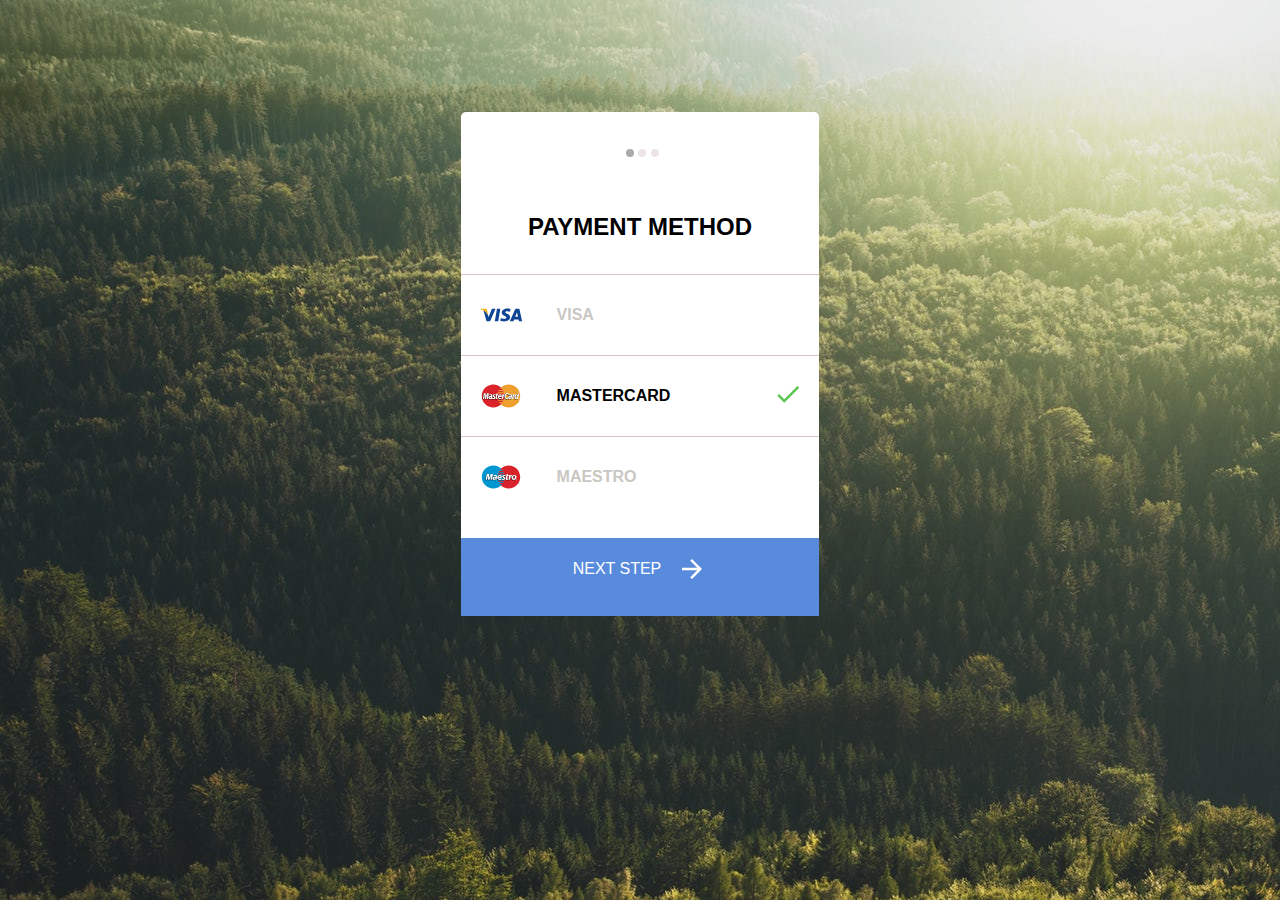
<file: index.html>
<!DOCTYPE html>
<html lang="en">
<head>
  <meta charset="UTF-8">
  <meta http-equiv="X-UA-Compatible" content="IE=edge">
  <meta name="viewport" content="width=device-width, initial-scale=1.0">
  <title>Payment Page</title>
  <link rel="stylesheet" href="./styles.css">
</head>
<body>
  <main>
    <div class="dot">
      <span class="dots dotter"></span>
      <span class="dots"></span>
      <span class="dots"></span>
    </div>
    <h2>PAYMENT METHOD</h2>
   
    <div class="visa">
      <img src="./img/visa.svg" alt="visa">
      <span class="name names"><h4>VISA</h4></span>
    </div>
    <div class="master">
      <div class="container">
      <img src="./img/mastercard.svg" alt="master">
      <span class="name mast"><h4>MASTERCARD</h4></span>
      </div>
      <span class="chec"><img src="./img/check.svg" alt="check"></span>
      </div>

    </div>
    <div class="maestro">
      <img src="./img/maestro.svg" alt="maestro">
      <span class="name names"><h4>MAESTRO</h4></span>
    </div>
    <div class="stepper">
      <span class="step">NEXT STEP</span>
       <img src="./img/arrow.svg" alt="arrow">
     
    </div>
    
    
  </main>
</body>
</html>
</file>
<file: styles.css>
html, body{
    padding: 0;
    margin: 0;
    font-family: -apple-system, BlinkMacSystemFont, 'Segoe UI', Roboto, Oxygen, Ubuntu, Cantarell, 'Open Sans', 'Helvetica Neue', sans-serif;
}
* *::before *::after{
    box-sizing: border-box;
}
body{
    position: relative;
     background-image: url('./img/background.jpg');
     display: grid;
     justify-content: center;
     align-items: center;
     height: 100%;
     
}
main{
    position: absolute;
    top: 0;
    left: 0;
    right: 0;
    bottom: 0;
    margin: auto;

    display: grid;
    grid-template-rows: 1fr 1fr 1fr 1fr 1fr 1fr;
    width: 28vw;
    height: 56vh;
    background-color: #ffffff;
    margin-top: 7rem;
    border-radius: 5px;
    
}
h2{
    text-align: center;
}
.dot{
    display: flex;
    align-items: center;
    justify-content: center;
}
img{
    height: 30px;
    margin-left: 1rem;
}
.dots{
    background-color: rgba(235, 226, 226, 0.904);
    height: 0.5rem;
    width: 0.5rem;
    border-radius: 50%;
    margin-left: 0.3rem;
    
}
.visa{
    display: flex;
    /* flex-direction: column; */
    align-items: center;
    border-top: 1px solid rgb(216, 195, 195);
}
.visa:hover{
    cursor: pointer;
    background-color:  #ababab;
    
}
.master{
    display: flex;
    justify-content: space-between;
    /* flex-direction: column; */
    align-items: center;
    border-top: 1px solid rgb(216, 195, 195);
}
.master:hover{
    cursor: pointer;
    background-color:  #ababab;
    
}
.maestro{
    display: flex;
    /* flex-direction: column; */
    align-items: center;
    border-top: 1px solid rgb(216, 195, 195);
}
.maestro:hover{
    cursor: pointer;
    background-color:  #ababab;

}
.dotter{
    background-color: #ababab;
}
.name{
    margin-left: 2rem;
    
}

.mast {
    /* margin-right: 40rem; */
}



.names{
    color: #cac7c3;

}
.container{
    display: flex;
    align-items: center;
}

.chec {
    padding-right: 1rem;
}

.stepper{
    background-color: #598bdd;
    display: flex;
    align-items: center;
    justify-content: center;
    text-align: center;
    margin-top: 1.3rem;
    padding-bottom: 2rem;
    padding-top: 1rem;
}
.stepper:hover{
    cursor: pointer;
}
.step{
    color: white;
}
</file>
